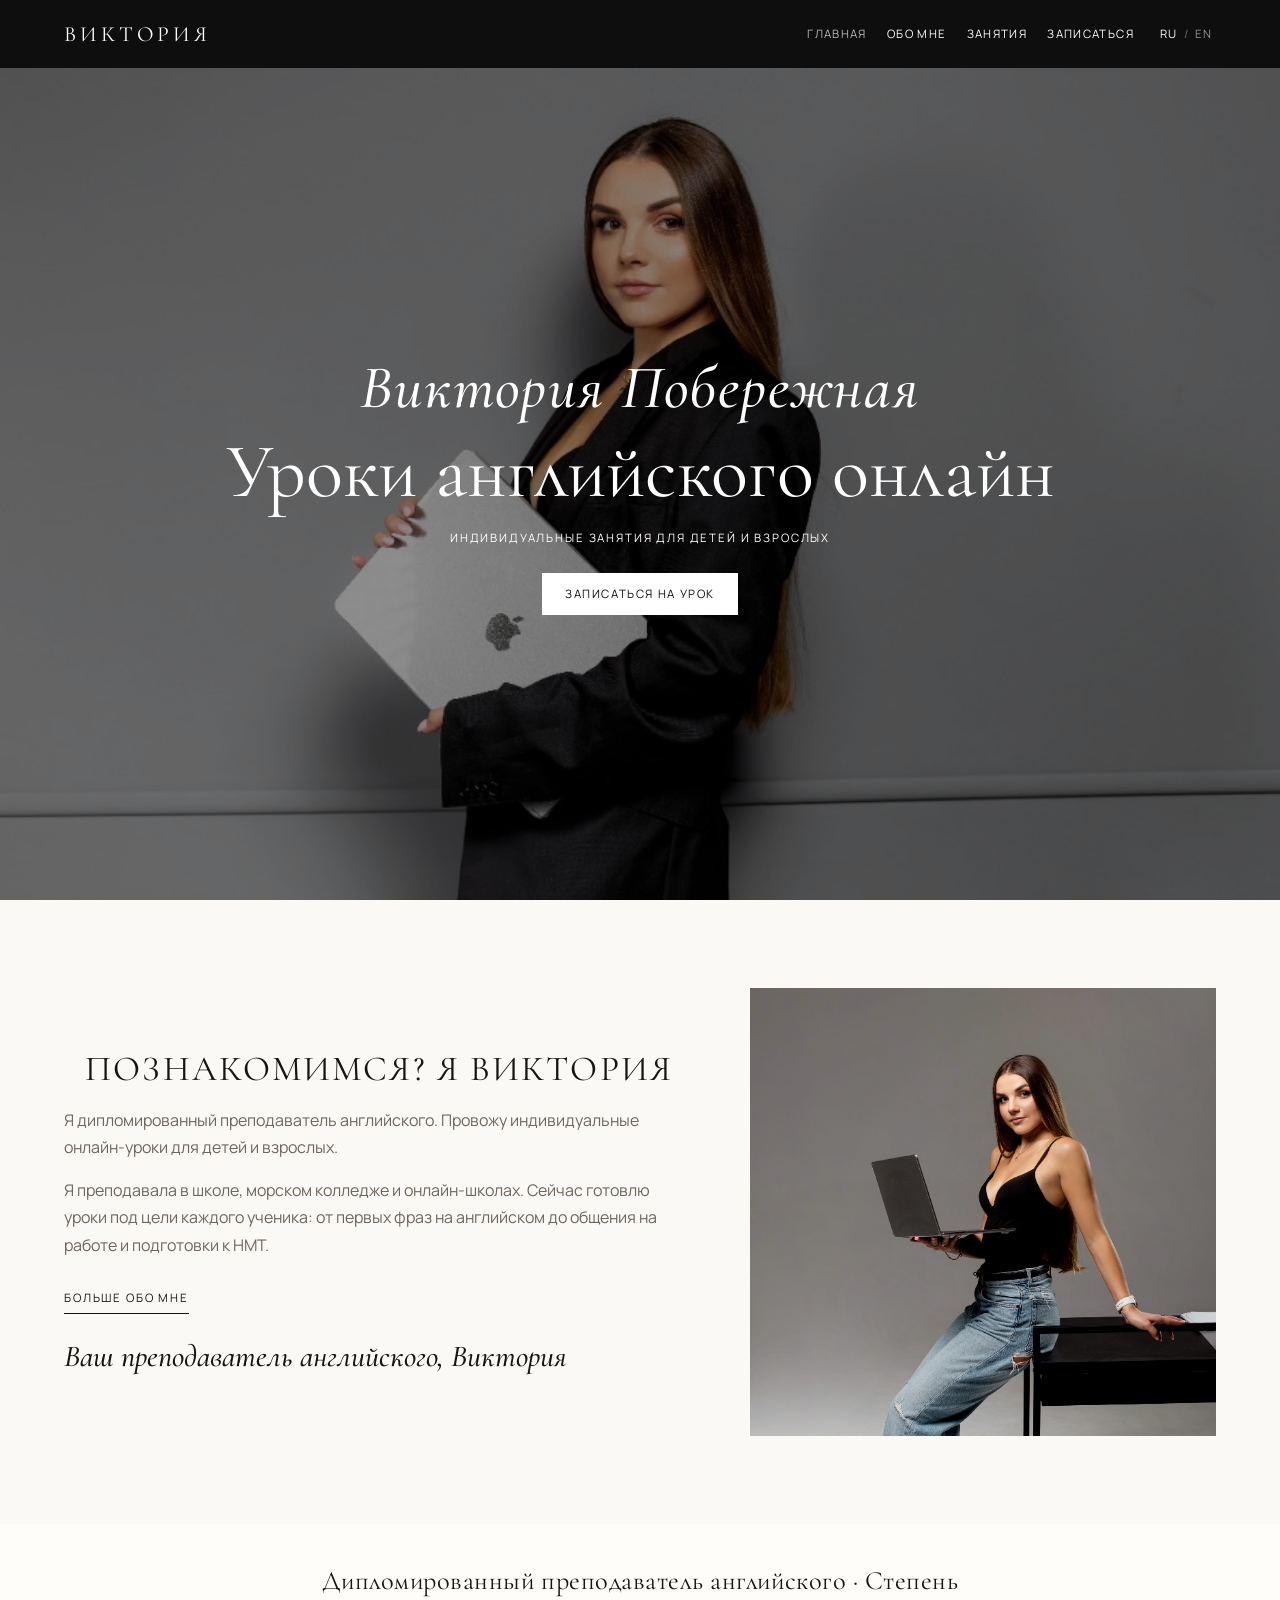
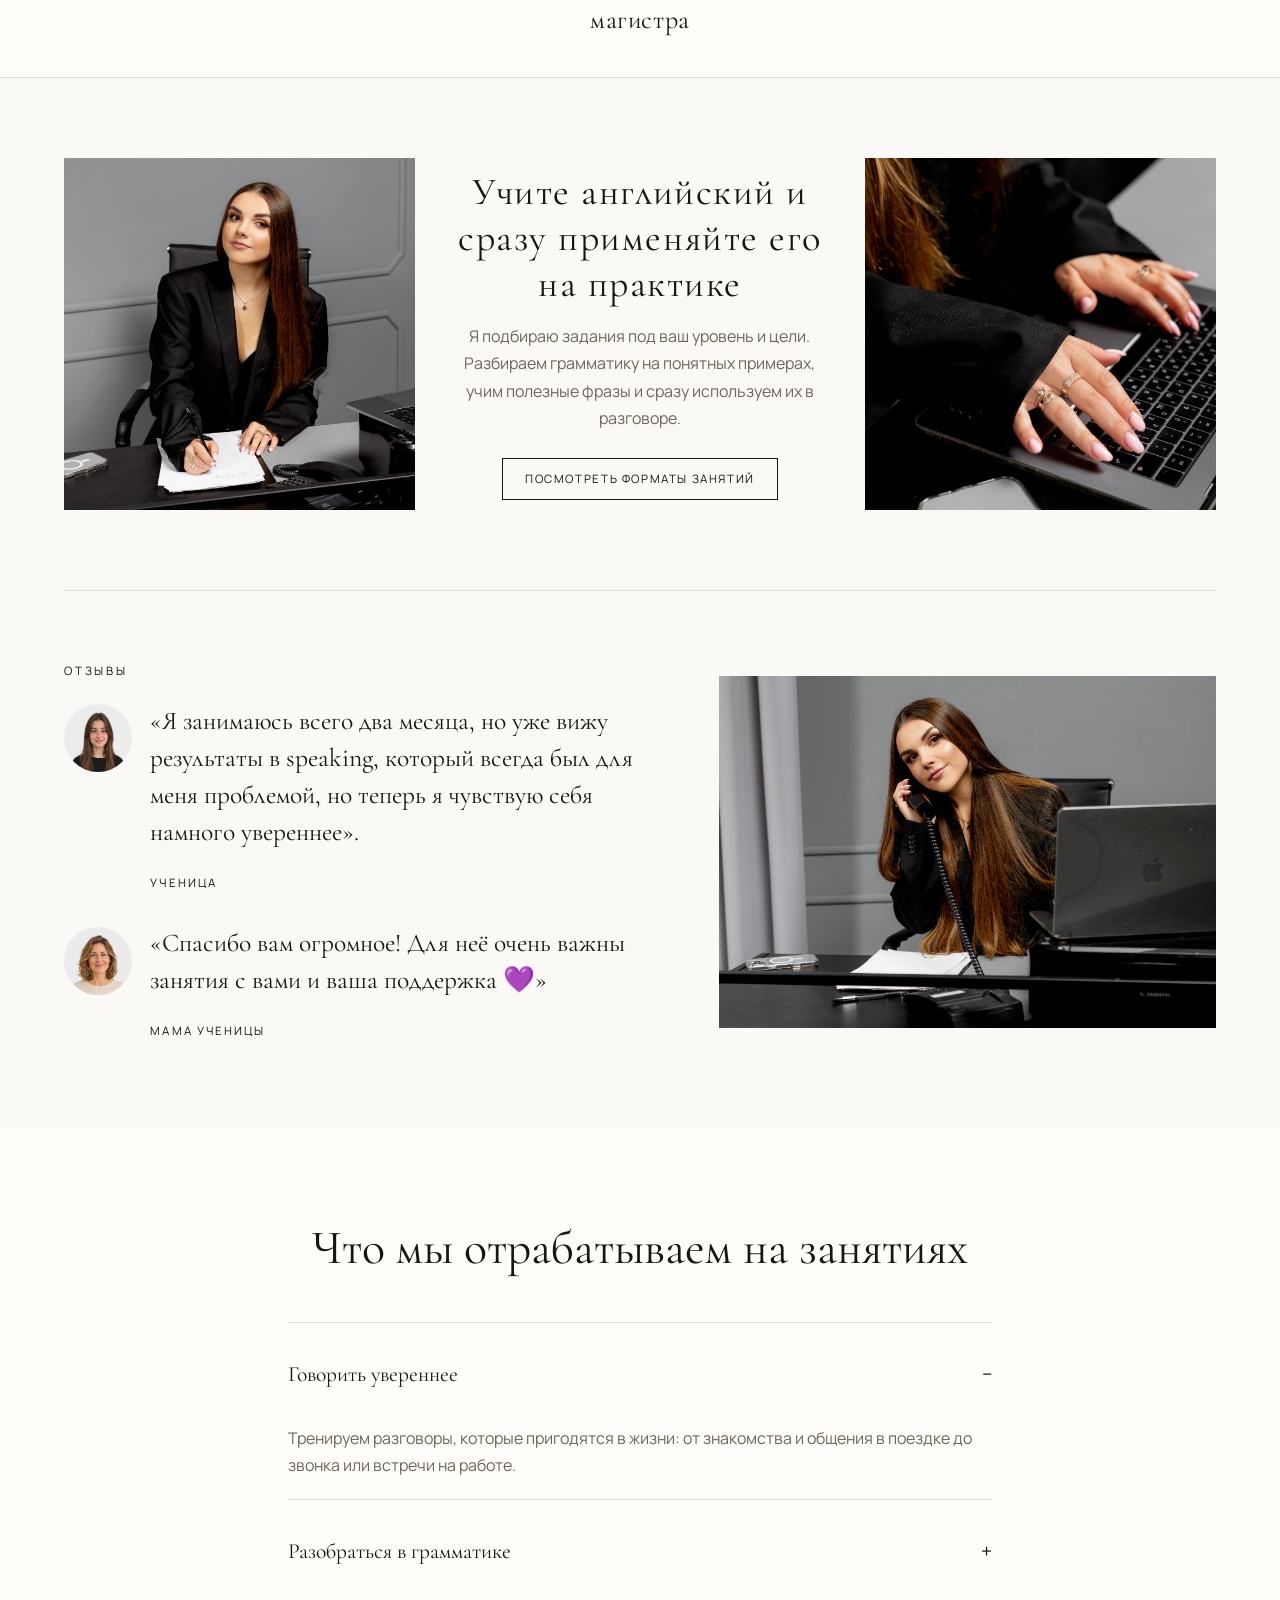
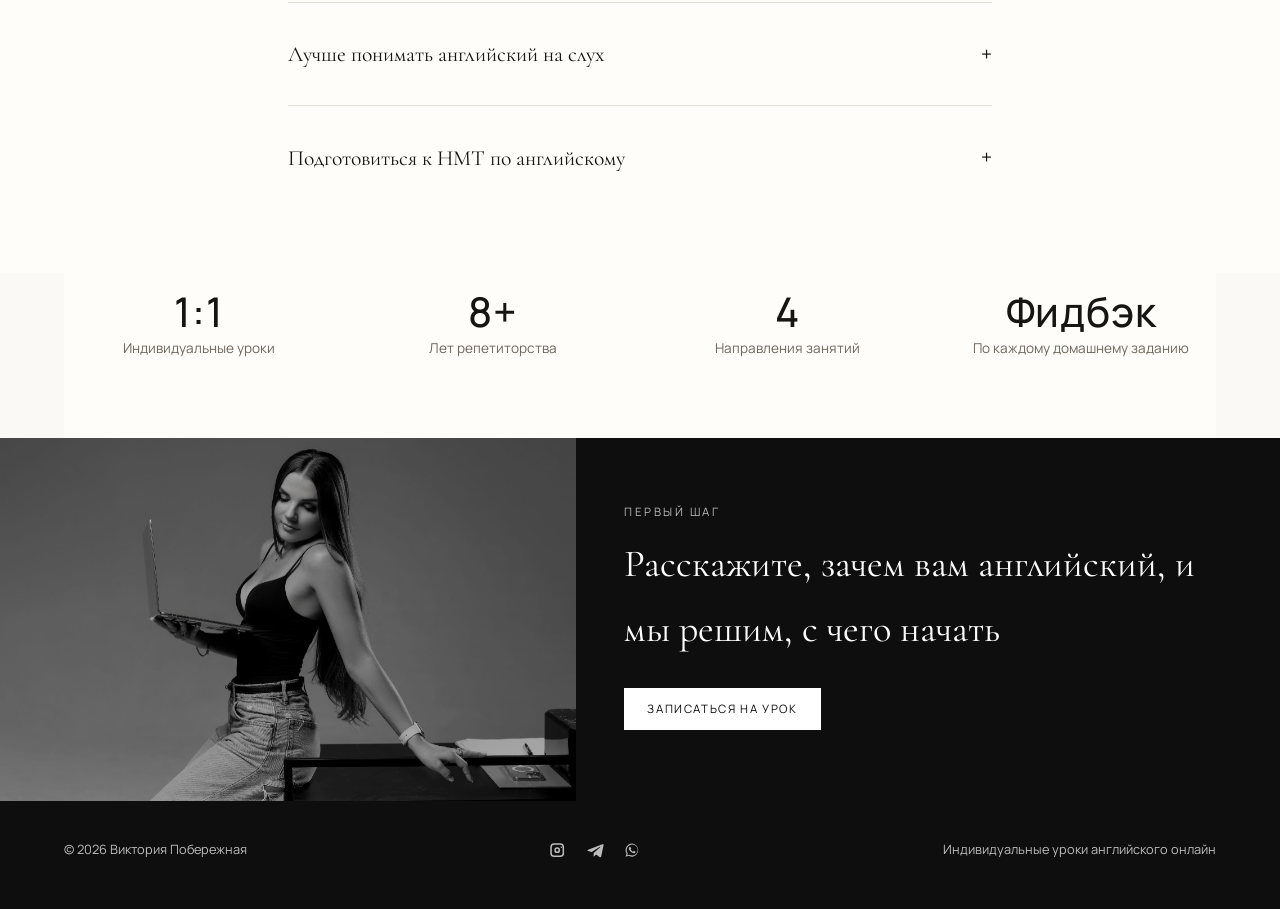
<file: index.html>
<!DOCTYPE html>
<html lang="ru">
  <head>
    <meta charset="UTF-8" />
    <meta name="viewport" content="width=device-width, initial-scale=1" />
    <title data-i18n="meta.home.title">Виктория Побережная | Уроки английского онлайн</title>
    <meta
      name="description"
      data-i18n-content="meta.home.description"
      content="Индивидуальные онлайн-уроки английского для детей и взрослых с Викторией Побережной."
    />
    <link rel="preconnect" href="https://fonts.googleapis.com" />
    <link rel="preconnect" href="https://fonts.gstatic.com" crossorigin />
    <link
      href="https://fonts.googleapis.com/css2?family=Cormorant+Garamond:ital,wght@0,400;0,500;0,600;1,400;1,500&family=Manrope:wght@300;400;500&display=swap"
      rel="stylesheet"
    />
    <link rel="stylesheet" href="css/styles.css" />
    <link rel="icon" href="favicon.png" type="image/png" />
    <link rel="apple-touch-icon" href="apple-touch-icon.png" />
  </head>
  <body>
    <script>
      try {
        if (sessionStorage.getItem("viktoria-intro")) {
          document.documentElement.classList.add("intro-seen");
        } else {
          sessionStorage.setItem("viktoria-intro", "1");
        }
      } catch (error) {
        /* storage can be unavailable */
      }
    </script>
    <div class="load-screen" aria-hidden="true">
      <p class="load-screen-name" data-i18n="logo">Виктория</p>
    </div>
    <header class="site-header">
      <div class="header-inner">
        <a class="logo" href="index.html" data-i18n="logo">Виктория</a>
        <div class="header-end">
          <nav class="site-nav" aria-label="Основное меню" data-i18n-aria="nav.label">
            <a href="index.html" aria-current="page" data-i18n="nav.home">Главная</a>
            <a href="about.html" data-i18n="nav.about">Обо мне</a>
            <a href="services.html" data-i18n="nav.lessons">Занятия</a>
            <a href="inquire.html" data-i18n="nav.book">Записаться</a>
          </nav>
          <div class="lang-switch" role="group" aria-label="Язык" data-i18n-aria="lang.label">
            <button type="button" data-set-lang="ru" data-i18n-aria="lang.ru" aria-label="Русский" aria-pressed="true">
              RU
            </button>
            <span aria-hidden="true">/</span>
            <button type="button" data-set-lang="en" data-i18n-aria="lang.en" aria-label="English" aria-pressed="false">
              EN
            </button>
          </div>
          <button class="nav-toggle" type="button" aria-expanded="false" aria-label="Открыть меню" data-i18n-aria="nav.open">
            <span></span>
          </button>
        </div>
      </div>
    </header>

    <main>
      <section class="hero">
        <img
          src="images/holding-laptop.jpg"
          alt="Виктория с ноутбуком, в чёрном пиджаке"
          data-i18n-alt="alt.hero"
        />
        <div class="hero-copy">
          <p class="script" data-i18n="home.hero.name">Виктория Побережная</p>
          <h1 data-i18n="home.hero.title">Уроки английского онлайн</h1>
          <p class="kicker" data-i18n="home.hero.kicker">Индивидуальные занятия для детей и взрослых</p>
          <a class="btn btn-light" href="inquire.html" data-i18n="cta.book">Записаться на урок</a>
        </div>
      </section>

      <section class="wrap meet">
        <div>
          <h2 data-i18n="home.meet.title">Познакомимся? Я Виктория</h2>
          <p data-i18n="home.meet.p1">
            Я дипломированный преподаватель английского. Провожу индивидуальные онлайн-уроки для детей и взрослых.
          </p>
          <p data-i18n="home.meet.p2">
            Я преподавала в школе, морском колледже и онлайн-школах. Сейчас готовлю уроки под цели каждого ученика: от первых фраз на английском до общения на работе и подготовки к НМТ.
          </p>
          <div class="link-stack">
            <a href="about.html" data-i18n="home.meet.more">Больше обо мне</a>
          </div>
          <p class="signature" data-i18n="home.signature">Ваш преподаватель английского, Виктория</p>
        </div>
        <img
          class="obj-meet"
          src="images/with-laptop.jpg"
          alt="Виктория с ноутбуком смотрит в камеру"
          data-i18n-alt="alt.meet"
        />
      </section>

      <section class="press">
        <div class="wrap">
          <p class="credentials" data-i18n="home.credentials">
            Дипломированный преподаватель английского · Степень магистра
          </p>
        </div>
      </section>

      <section class="wrap intro">
        <img
          class="obj-notes"
          src="images/desk-notes.jpg"
          alt="Виктория делает заметки за столом"
          data-i18n-alt="alt.notes"
        />
        <div class="intro-copy">
          <h2 data-i18n="home.intro.title">Учите английский и сразу применяйте его на практике</h2>
          <p data-i18n="home.intro.body">
            Я подбираю задания под ваш уровень и цели. Разбираем грамматику на понятных примерах, учим полезные фразы и сразу используем их в разговоре.
          </p>
          <a class="btn btn-dark" href="services.html" data-i18n="home.intro.cta">Посмотреть форматы занятий</a>
        </div>
        <img
          class="obj-keys"
          src="images/hands-typing.jpg"
          alt="Руки с бледно-розовым маникюром печатают на ноутбуке"
          data-i18n-alt="alt.hands"
        />
      </section>

      <section class="wrap reviews">
        <div>
          <h2 class="label" data-i18n="home.reviews.label">Отзывы</h2>
          <blockquote>
            <img class="review-avatar" src="images/review-student.jpg" alt="" />
            <div>
              <p data-i18n="home.reviews.q1">
                «Я занимаюсь всего два месяца, но уже вижу результаты в speaking, который всегда был для меня проблемой, но теперь я чувствую себя намного увереннее».
              </p>
              <cite data-i18n="home.reviews.a1">Ученица</cite>
            </div>
          </blockquote>
          <blockquote>
            <img class="review-avatar" src="images/review-mum.jpg" alt="" />
            <div>
              <p data-i18n="home.reviews.q2">
                «Спасибо вам огромное! Для неё очень важны занятия с вами и ваша поддержка 💜»
              </p>
              <cite data-i18n="home.reviews.a2">Мама ученицы</cite>
            </div>
          </blockquote>
        </div>
        <img
          class="obj-call"
          src="images/on-a-call.jpg"
          alt="Виктория разговаривает по телефону рядом с ноутбуком"
          data-i18n-alt="alt.call"
        />
      </section>

      <section class="solutions">
        <div class="wrap">
          <h2 data-i18n="home.solutions.title">Что мы отрабатываем на занятиях</h2>
          <div class="accordion">
            <article class="accordion-item is-open">
              <h3>
                <button type="button" aria-expanded="true">
                  <span data-i18n="home.acc1.title">Говорить увереннее</span><span>−</span>
                </button>
              </h3>
              <div class="accordion-panel" data-i18n="home.acc1.body">
                Тренируем разговоры, которые пригодятся в жизни: от знакомства и общения в поездке до звонка или встречи на работе.
              </div>
            </article>
            <article class="accordion-item">
              <h3>
                <button type="button" aria-expanded="false">
                  <span data-i18n="home.acc2.title">Разобраться в грамматике</span><span>+</span>
                </button>
              </h3>
              <div class="accordion-panel" data-i18n="home.acc2.body">
                Разбираем сложные темы на понятных примерах и сразу пробуем использовать новые конструкции в своих фразах.
              </div>
            </article>
            <article class="accordion-item">
              <h3>
                <button type="button" aria-expanded="false">
                  <span data-i18n="home.acc3.title">Лучше понимать английский на слух</span><span>+</span>
                </button>
              </h3>
              <div class="accordion-panel" data-i18n="home.acc3.body">
                Смотрим короткие фрагменты любимых сериалов, фильмов или мультфильмов. Разбираем фразы на слух и обсуждаем, что услышали.
              </div>
            </article>
            <article class="accordion-item">
              <h3>
                <button type="button" aria-expanded="false">
                  <span data-i18n="home.acc4.title">Подготовиться к НМТ по английскому</span><span>+</span>
                </button>
              </h3>
              <div class="accordion-panel" data-i18n="home.acc4.body">
                Знакомимся с форматом теста, решаем задания и разбираем ошибки, чтобы понять, что ещё нужно подтянуть.
              </div>
            </article>
          </div>
        </div>
      </section>

      <section class="stats wrap">
        <div>
          <strong>1:1</strong>
          <span data-i18n="home.stat1">Индивидуальные уроки</span>
        </div>
        <div>
          <strong>8+</strong>
          <span data-i18n="home.stat2">Лет репетиторства</span>
        </div>
        <div>
          <strong>4</strong>
          <span data-i18n="home.stat3">Направления занятий</span>
        </div>
        <div>
          <strong data-i18n="home.stat4.value">Фидбэк</strong>
          <span data-i18n="home.stat4">По каждому домашнему заданию</span>
        </div>
      </section>

      <section class="gameplan">
        <img
          class="obj-bw"
          src="images/laptop-bw.jpg"
          alt="Виктория смотрит на ноутбук, чёрно-белое фото"
          data-i18n-alt="alt.bw"
        />
        <div class="gameplan-copy">
          <p data-i18n="home.banner.label">Первый шаг</p>
          <h2 data-i18n="home.banner.title">Расскажите, зачем вам английский, и мы решим, с чего начать</h2>
          <a class="btn btn-light" href="inquire.html" data-i18n="cta.book">Записаться на урок</a>
        </div>
      </section>
    </main>

    <footer class="site-footer">
      <div class="wrap">
        <p>© <span data-year></span> <span data-i18n="footer.name">Виктория Побережная</span></p>
        <nav class="socials" aria-label="Соцсети" data-i18n-aria="social.label">
          <a href="#" aria-label="Instagram" data-i18n-aria="social.instagram">
            <svg viewBox="0 0 24 24" aria-hidden="true">
              <path d="M8 3h8a5 5 0 0 1 5 5v8a5 5 0 0 1-5 5H8a5 5 0 0 1-5-5V8a5 5 0 0 1 5-5zm8 2H8a3 3 0 0 0-3 3v8a3 3 0 0 0 3 3h8a3 3 0 0 0 3-3V8a3 3 0 0 0-3-3zm-4 3.2A3.8 3.8 0 1 1 8.2 12 3.8 3.8 0 0 1 12 8.2zm0 2A1.8 1.8 0 1 0 13.8 12 1.8 1.8 0 0 0 12 10.2zM17.4 7.1a1 1 0 1 1-1 1 1 1 0 0 1 1-1z" />
            </svg>
          </a>
          <a href="https://t.me/viktoriia_english1" target="_blank" rel="noopener noreferrer" aria-label="Telegram" data-i18n-aria="social.telegram">
            <svg viewBox="0 0 24 24" aria-hidden="true">
              <path d="M21.2 4.4 2.9 11.5c-1.2.5-1.2 1.1-.2 1.4l4.7 1.5 10.8-6.8c.5-.3 1-.1.6.2l-8.7 7.9-.3 4.6c.5 0 .7-.2 1-.5l2.4-2.3 4.9 3.6c.9.5 1.5.2 1.7-.8l3.1-14.6c.3-1.3-.5-1.9-1.5-1.3z" />
            </svg>
          </a>
          <a href="#" aria-label="WhatsApp" data-i18n-aria="social.whatsapp">
            <svg viewBox="0 0 24 24" aria-hidden="true">
              <path d="M12.1 3.2A8.7 8.7 0 0 0 4.6 16.3L3.4 20.6l4.4-1.2a8.7 8.7 0 0 0 4.3 1.1 8.7 8.7 0 0 0 0-17.3zm0 15.8a7.2 7.2 0 0 1-3.7-1l-.3-.2-2.6.7.7-2.5-.2-.3a7.2 7.2 0 1 1 6.1 3.3zm4-5.4c-.2-.1-1.3-.6-1.5-.7s-.3-.1-.5.1-.5.7-.7.8-.2.2-.4.1a5.9 5.9 0 0 1-1.7-1.1 6.5 6.5 0 0 1-1.2-1.5c-.1-.2 0-.3.1-.4l.3-.4.1-.2a.4.4 0 0 0 0-.4c0-.1-.5-1.2-.7-1.6s-.3-.4-.5-.4h-.4a.8.8 0 0 0-.6.3 2.4 2.4 0 0 0-.8 1.8 4.2 4.2 0 0 0 .9 2.2 9.6 9.6 0 0 0 3.6 3.2 4 4 0 0 0 2.5.6 2.1 2.1 0 0 0 1.4-.8 1.7 1.7 0 0 0 .1-1c-.1-.1-.2-.1-.4-.2z" />
            </svg>
          </a>
        </nav>
        <p data-i18n="footer.tagline">Индивидуальные уроки английского онлайн</p>
      </div>
    </footer>
    <script src="js/i18n.js"></script>
    <script src="js/main.js"></script>
  </body>
</html>
</file>
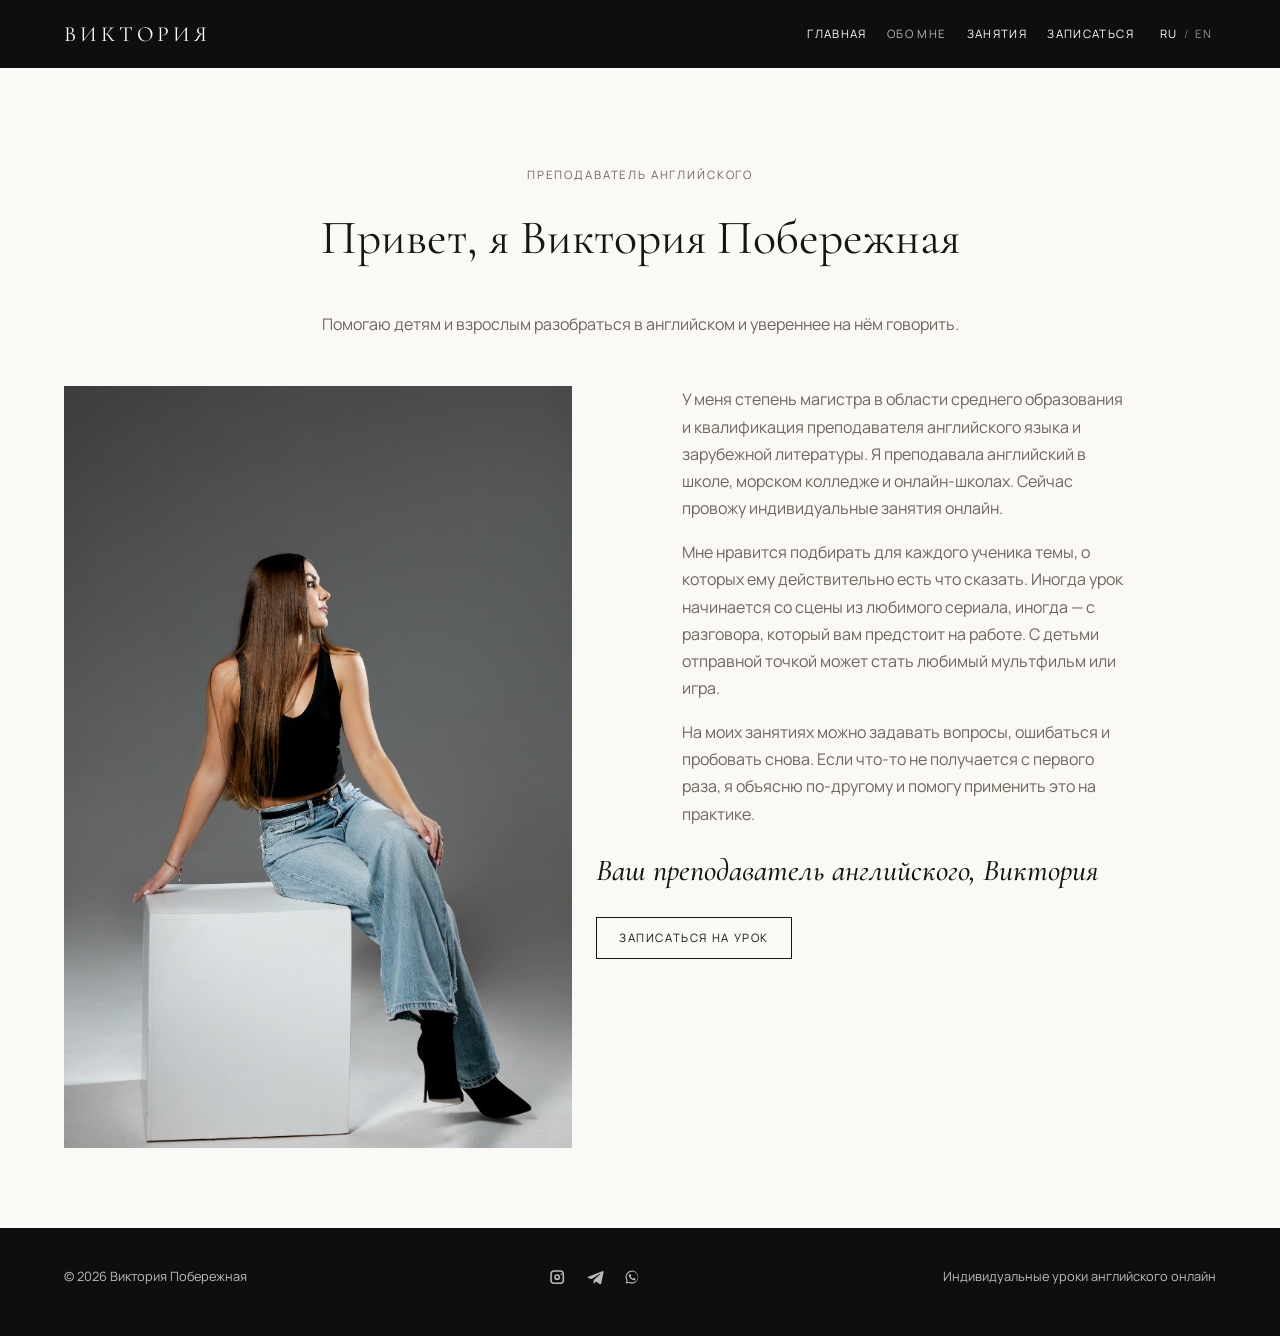
<file: about.html>
<!DOCTYPE html>
<html lang="ru">
  <head>
    <meta charset="UTF-8" />
    <meta name="viewport" content="width=device-width, initial-scale=1" />
    <title data-i18n="meta.about.title">Обо мне | Виктория Побережная</title>
    <link rel="preconnect" href="https://fonts.googleapis.com" />
    <link rel="preconnect" href="https://fonts.gstatic.com" crossorigin />
    <link
      href="https://fonts.googleapis.com/css2?family=Cormorant+Garamond:ital,wght@0,400;0,500;0,600;1,400;1,500&family=Manrope:wght@300;400;500&display=swap"
      rel="stylesheet"
    />
    <link rel="stylesheet" href="css/styles.css" />
    <link rel="icon" href="favicon.png" type="image/png" />
    <link rel="apple-touch-icon" href="apple-touch-icon.png" />
  </head>
  <body>
    <script>
      try {
        if (sessionStorage.getItem("viktoria-intro")) {
          document.documentElement.classList.add("intro-seen");
        } else {
          sessionStorage.setItem("viktoria-intro", "1");
        }
      } catch (error) {
        /* storage can be unavailable */
      }
    </script>
    <div class="load-screen" aria-hidden="true">
      <p class="load-screen-name" data-i18n="logo">Виктория</p>
    </div>
    <header class="site-header">
      <div class="header-inner">
        <a class="logo" href="index.html" data-i18n="logo">Виктория</a>
        <div class="header-end">
          <nav class="site-nav" aria-label="Основное меню" data-i18n-aria="nav.label">
            <a href="index.html" data-i18n="nav.home">Главная</a>
            <a href="about.html" aria-current="page" data-i18n="nav.about">Обо мне</a>
            <a href="services.html" data-i18n="nav.lessons">Занятия</a>
            <a href="inquire.html" data-i18n="nav.book">Записаться</a>
          </nav>
          <div class="lang-switch" role="group" aria-label="Язык" data-i18n-aria="lang.label">
            <button type="button" data-set-lang="ru" data-i18n-aria="lang.ru" aria-label="Русский" aria-pressed="true">
              RU
            </button>
            <span aria-hidden="true">/</span>
            <button type="button" data-set-lang="en" data-i18n-aria="lang.en" aria-label="English" aria-pressed="false">
              EN
            </button>
          </div>
          <button class="nav-toggle" type="button" aria-expanded="false" aria-label="Открыть меню" data-i18n-aria="nav.open">
            <span></span>
          </button>
        </div>
      </div>
    </header>

    <main>
      <section class="page-hero wrap">
        <p class="kicker" data-i18n="about.kicker">Преподаватель английского</p>
        <h1 data-i18n="about.h1">Привет, я Виктория Побережная</h1>
        <p data-i18n="about.lead">Помогаю детям и взрослым разобраться в английском и увереннее на нём говорить.</p>
      </section>

      <section class="wrap about-grid">
        <img
          class="obj-profile"
          src="images/seated-profile.jpg"
          alt="Портрет Виктории в профиль"
          data-i18n-alt="alt.about"
        />
        <div>
          <p class="body-copy" data-i18n="about.p1">
            У меня степень магистра в области среднего образования и квалификация преподавателя английского языка и зарубежной литературы. Я преподавала английский в школе, морском колледже и онлайн-школах. Сейчас провожу индивидуальные занятия онлайн.
          </p>
          <p class="body-copy" data-i18n="about.p2">
            Мне нравится подбирать для каждого ученика темы, о которых ему действительно есть что сказать. Иногда урок начинается со сцены из любимого сериала, иногда — с разговора, который вам предстоит на работе. С детьми отправной точкой может стать любимый мультфильм или игра.
          </p>
          <p class="body-copy" data-i18n="about.p3">
            На моих занятиях можно задавать вопросы, ошибаться и пробовать снова. Если что-то не получается с первого раза, я объясню по-другому и помогу применить это на практике.
          </p>
          <p class="signature" data-i18n="home.signature">Ваш преподаватель английского, Виктория</p>
          <a class="btn btn-dark" href="inquire.html" data-i18n="cta.book">Записаться на урок</a>
        </div>
      </section>
    </main>

    <footer class="site-footer">
      <div class="wrap">
        <p>© <span data-year></span> <span data-i18n="footer.name">Виктория Побережная</span></p>
        <nav class="socials" aria-label="Соцсети" data-i18n-aria="social.label">
          <a href="#" aria-label="Instagram" data-i18n-aria="social.instagram">
            <svg viewBox="0 0 24 24" aria-hidden="true">
              <path d="M8 3h8a5 5 0 0 1 5 5v8a5 5 0 0 1-5 5H8a5 5 0 0 1-5-5V8a5 5 0 0 1 5-5zm8 2H8a3 3 0 0 0-3 3v8a3 3 0 0 0 3 3h8a3 3 0 0 0 3-3V8a3 3 0 0 0-3-3zm-4 3.2A3.8 3.8 0 1 1 8.2 12 3.8 3.8 0 0 1 12 8.2zm0 2A1.8 1.8 0 1 0 13.8 12 1.8 1.8 0 0 0 12 10.2zM17.4 7.1a1 1 0 1 1-1 1 1 1 0 0 1 1-1z" />
            </svg>
          </a>
          <a href="https://t.me/viktoriia_english1" target="_blank" rel="noopener noreferrer" aria-label="Telegram" data-i18n-aria="social.telegram">
            <svg viewBox="0 0 24 24" aria-hidden="true">
              <path d="M21.2 4.4 2.9 11.5c-1.2.5-1.2 1.1-.2 1.4l4.7 1.5 10.8-6.8c.5-.3 1-.1.6.2l-8.7 7.9-.3 4.6c.5 0 .7-.2 1-.5l2.4-2.3 4.9 3.6c.9.5 1.5.2 1.7-.8l3.1-14.6c.3-1.3-.5-1.9-1.5-1.3z" />
            </svg>
          </a>
          <a href="#" aria-label="WhatsApp" data-i18n-aria="social.whatsapp">
            <svg viewBox="0 0 24 24" aria-hidden="true">
              <path d="M12.1 3.2A8.7 8.7 0 0 0 4.6 16.3L3.4 20.6l4.4-1.2a8.7 8.7 0 0 0 4.3 1.1 8.7 8.7 0 0 0 0-17.3zm0 15.8a7.2 7.2 0 0 1-3.7-1l-.3-.2-2.6.7.7-2.5-.2-.3a7.2 7.2 0 1 1 6.1 3.3zm4-5.4c-.2-.1-1.3-.6-1.5-.7s-.3-.1-.5.1-.5.7-.7.8-.2.2-.4.1a5.9 5.9 0 0 1-1.7-1.1 6.5 6.5 0 0 1-1.2-1.5c-.1-.2 0-.3.1-.4l.3-.4.1-.2a.4.4 0 0 0 0-.4c0-.1-.5-1.2-.7-1.6s-.3-.4-.5-.4h-.4a.8.8 0 0 0-.6.3 2.4 2.4 0 0 0-.8 1.8 4.2 4.2 0 0 0 .9 2.2 9.6 9.6 0 0 0 3.6 3.2 4 4 0 0 0 2.5.6 2.1 2.1 0 0 0 1.4-.8 1.7 1.7 0 0 0 .1-1c-.1-.1-.2-.1-.4-.2z" />
            </svg>
          </a>
        </nav>
        <p data-i18n="footer.tagline">Индивидуальные уроки английского онлайн</p>
      </div>
    </footer>
    <script src="js/i18n.js"></script>
    <script src="js/main.js"></script>
  </body>
</html>
</file>
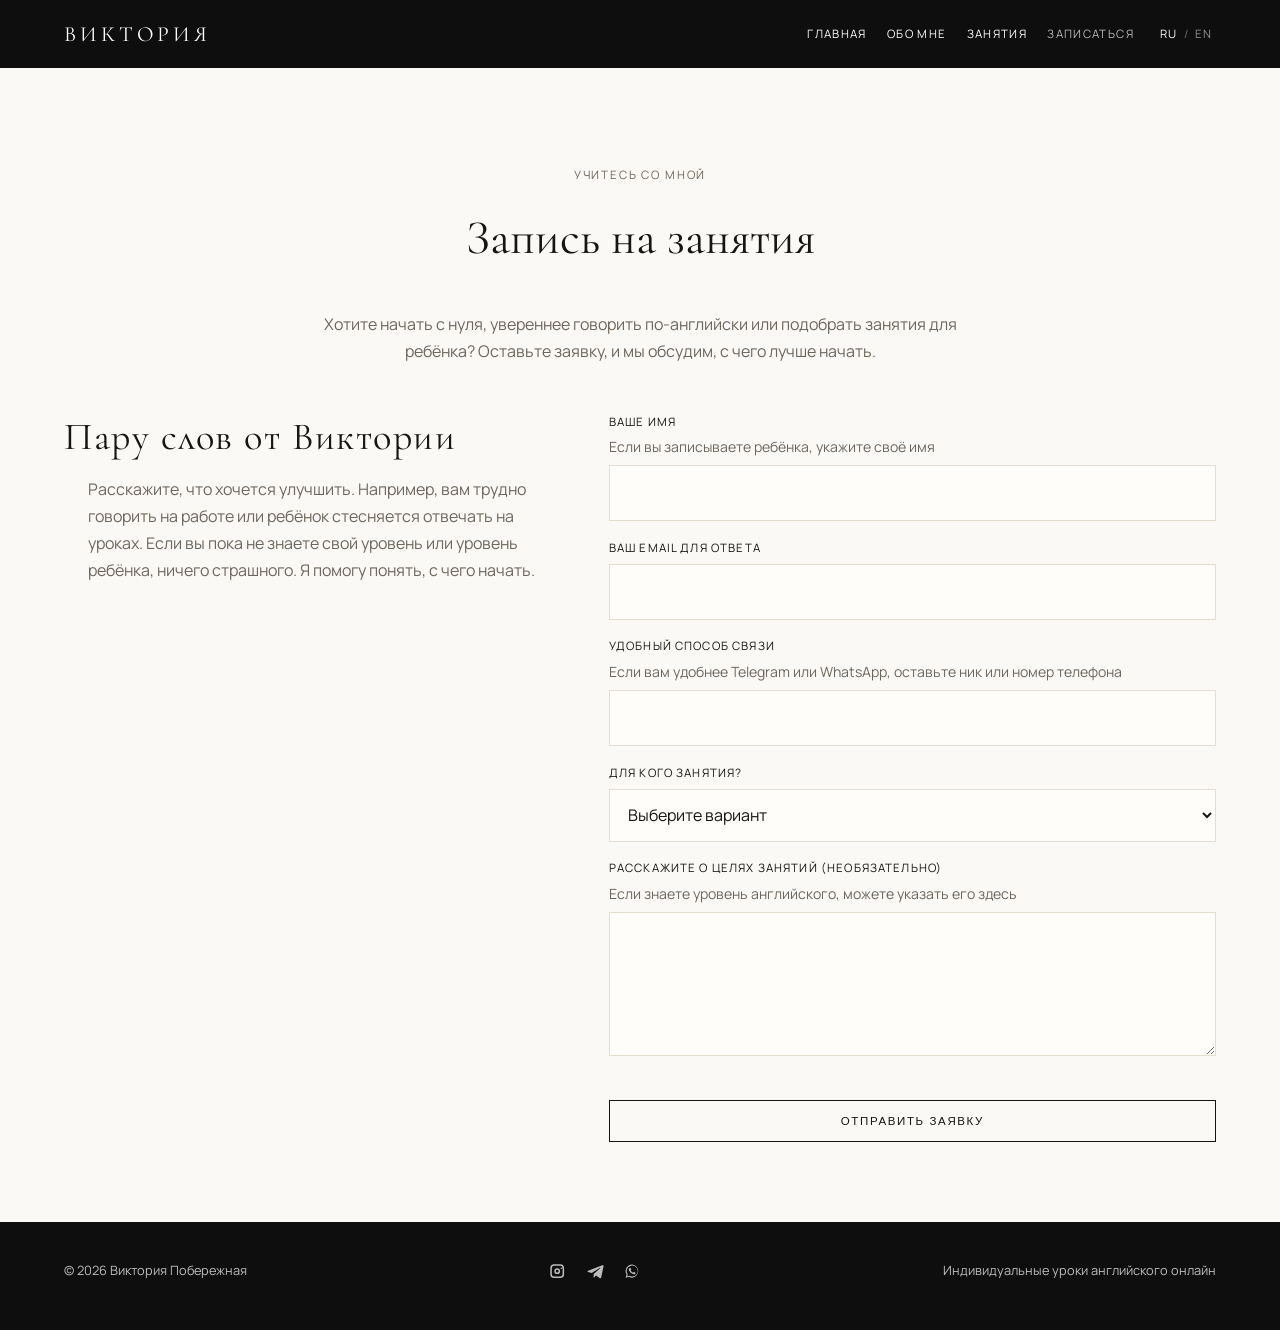
<file: inquire.html>
<!DOCTYPE html>
<html lang="ru">
  <head>
    <meta charset="UTF-8" />
    <meta name="viewport" content="width=device-width, initial-scale=1" />
    <title data-i18n="meta.inquire.title">Запись на занятия | Виктория Побережная</title>
    <link rel="preconnect" href="https://fonts.googleapis.com" />
    <link rel="preconnect" href="https://fonts.gstatic.com" crossorigin />
    <link
      href="https://fonts.googleapis.com/css2?family=Cormorant+Garamond:ital,wght@0,400;0,500;0,600;1,400;1,500&family=Manrope:wght@300;400;500&display=swap"
      rel="stylesheet"
    />
    <link rel="stylesheet" href="css/styles.css" />
    <link rel="icon" href="favicon.png" type="image/png" />
    <link rel="apple-touch-icon" href="apple-touch-icon.png" />
  </head>
  <body>
    <script>
      try {
        if (sessionStorage.getItem("viktoria-intro")) {
          document.documentElement.classList.add("intro-seen");
        } else {
          sessionStorage.setItem("viktoria-intro", "1");
        }
      } catch (error) {
        /* storage can be unavailable */
      }
    </script>
    <div class="load-screen" aria-hidden="true">
      <p class="load-screen-name" data-i18n="logo">Виктория</p>
    </div>
    <header class="site-header">
      <div class="header-inner">
        <a class="logo" href="index.html" data-i18n="logo">Виктория</a>
        <div class="header-end">
          <nav class="site-nav" aria-label="Основное меню" data-i18n-aria="nav.label">
            <a href="index.html" data-i18n="nav.home">Главная</a>
            <a href="about.html" data-i18n="nav.about">Обо мне</a>
            <a href="services.html" data-i18n="nav.lessons">Занятия</a>
            <a href="inquire.html" aria-current="page" data-i18n="nav.book">Записаться</a>
          </nav>
          <div class="lang-switch" role="group" aria-label="Язык" data-i18n-aria="lang.label">
            <button type="button" data-set-lang="ru" data-i18n-aria="lang.ru" aria-label="Русский" aria-pressed="true">
              RU
            </button>
            <span aria-hidden="true">/</span>
            <button type="button" data-set-lang="en" data-i18n-aria="lang.en" aria-label="English" aria-pressed="false">
              EN
            </button>
          </div>
          <button class="nav-toggle" type="button" aria-expanded="false" aria-label="Открыть меню" data-i18n-aria="nav.open">
            <span></span>
          </button>
        </div>
      </div>
    </header>

    <main>
      <section class="page-hero wrap">
        <p class="kicker" data-i18n="inquire.kicker">Учитесь со мной</p>
        <h1 data-i18n="inquire.h1">Запись на занятия</h1>
        <p data-i18n="inquire.lead">
          Хотите начать с нуля, увереннее говорить по-английски или подобрать занятия для ребёнка? Оставьте заявку, и мы обсудим, с чего лучше начать.
        </p>
      </section>

      <section class="wrap inquire-layout">
        <div>
          <h2 class="serif-title" data-i18n="inquire.noteTitle">Пару слов от Виктории</h2>
          <p class="body-copy" data-i18n="inquire.noteBody">
            Расскажите, что хочется улучшить. Например, вам трудно говорить на работе или ребёнок стесняется отвечать на уроках. Если вы пока не знаете свой уровень или уровень ребёнка, ничего страшного. Я помогу понять, с чего начать.
          </p>
        </div>
        <div>
          <p class="form-success" role="status">
            <span lang="ru">Спасибо! Заявка отправлена. Я свяжусь с вами, чтобы обсудить занятия.</span>
            <span lang="en">Thank you! Your enquiry has been sent. I’ll be in touch to discuss lessons.</span>
          </p>
          <form data-inquire>
            <div class="field">
              <label for="name" data-i18n="form.name">Ваше имя</label>
              <p class="field-hint" id="name-hint" data-i18n="form.nameHint">
                Если вы записываете ребёнка, укажите своё имя
              </p>
              <input id="name" name="name" autocomplete="name" required aria-describedby="name-hint" />
            </div>
            <div class="field">
              <label for="email" data-i18n="form.email">Ваш email для ответа</label>
              <input id="email" name="email" type="email" autocomplete="email" required />
            </div>
            <div class="field">
              <label for="contact" data-i18n="form.contact">Удобный способ связи</label>
              <p class="field-hint" id="contact-hint" data-i18n="form.contactHint">
                Если вам удобнее Telegram или WhatsApp, оставьте ник или номер телефона
              </p>
              <input id="contact" name="contact" aria-describedby="contact-hint" />
            </div>
            <div class="field">
              <label for="who" data-i18n="form.who">Для кого занятия?</label>
              <select id="who" name="who" required>
                <option value="" selected disabled data-i18n="form.whoPlaceholder">Выберите вариант</option>
                <option value="me" data-i18n="form.forMe">Для меня</option>
                <option value="child" data-i18n="form.forChild">Для моего ребёнка</option>
              </select>
            </div>
            <div class="field" data-child-field hidden>
              <label for="child-age" data-i18n="form.childAge">Возраст ребёнка</label>
              <input id="child-age" name="childAge" />
            </div>
            <div class="field">
              <label for="goals" data-i18n="form.goals">Расскажите о целях занятий (необязательно)</label>
              <p class="field-hint" id="goals-hint" data-i18n="form.goalsHint">
                Если знаете уровень английского, можете указать его здесь
              </p>
              <textarea id="goals" name="goals" aria-describedby="goals-hint"></textarea>
            </div>
            <div class="hp-field" aria-hidden="true">
              <label for="company">Company</label>
              <input id="company" name="_honey" tabindex="-1" autocomplete="off" />
            </div>
            <p class="form-error" role="alert" hidden>
              <span lang="ru">Не получилось отправить заявку. Попробуйте ещё раз или напишите на vikadovga38@gmail.com.</span>
              <span lang="en">The enquiry couldn’t be sent. Please try again, or email vikadovga38@gmail.com.</span>
            </p>
            <button class="btn btn-dark" type="submit" data-i18n="form.submit">Отправить заявку</button>
          </form>
        </div>
      </section>
    </main>

    <footer class="site-footer">
      <div class="wrap">
        <p>© <span data-year></span> <span data-i18n="footer.name">Виктория Побережная</span></p>
        <nav class="socials" aria-label="Соцсети" data-i18n-aria="social.label">
          <a href="#" aria-label="Instagram" data-i18n-aria="social.instagram">
            <svg viewBox="0 0 24 24" aria-hidden="true">
              <path d="M8 3h8a5 5 0 0 1 5 5v8a5 5 0 0 1-5 5H8a5 5 0 0 1-5-5V8a5 5 0 0 1 5-5zm8 2H8a3 3 0 0 0-3 3v8a3 3 0 0 0 3 3h8a3 3 0 0 0 3-3V8a3 3 0 0 0-3-3zm-4 3.2A3.8 3.8 0 1 1 8.2 12 3.8 3.8 0 0 1 12 8.2zm0 2A1.8 1.8 0 1 0 13.8 12 1.8 1.8 0 0 0 12 10.2zM17.4 7.1a1 1 0 1 1-1 1 1 1 0 0 1 1-1z" />
            </svg>
          </a>
          <a href="https://t.me/viktoriia_english1" target="_blank" rel="noopener noreferrer" aria-label="Telegram" data-i18n-aria="social.telegram">
            <svg viewBox="0 0 24 24" aria-hidden="true">
              <path d="M21.2 4.4 2.9 11.5c-1.2.5-1.2 1.1-.2 1.4l4.7 1.5 10.8-6.8c.5-.3 1-.1.6.2l-8.7 7.9-.3 4.6c.5 0 .7-.2 1-.5l2.4-2.3 4.9 3.6c.9.5 1.5.2 1.7-.8l3.1-14.6c.3-1.3-.5-1.9-1.5-1.3z" />
            </svg>
          </a>
          <a href="#" aria-label="WhatsApp" data-i18n-aria="social.whatsapp">
            <svg viewBox="0 0 24 24" aria-hidden="true">
              <path d="M12.1 3.2A8.7 8.7 0 0 0 4.6 16.3L3.4 20.6l4.4-1.2a8.7 8.7 0 0 0 4.3 1.1 8.7 8.7 0 0 0 0-17.3zm0 15.8a7.2 7.2 0 0 1-3.7-1l-.3-.2-2.6.7.7-2.5-.2-.3a7.2 7.2 0 1 1 6.1 3.3zm4-5.4c-.2-.1-1.3-.6-1.5-.7s-.3-.1-.5.1-.5.7-.7.8-.2.2-.4.1a5.9 5.9 0 0 1-1.7-1.1 6.5 6.5 0 0 1-1.2-1.5c-.1-.2 0-.3.1-.4l.3-.4.1-.2a.4.4 0 0 0 0-.4c0-.1-.5-1.2-.7-1.6s-.3-.4-.5-.4h-.4a.8.8 0 0 0-.6.3 2.4 2.4 0 0 0-.8 1.8 4.2 4.2 0 0 0 .9 2.2 9.6 9.6 0 0 0 3.6 3.2 4 4 0 0 0 2.5.6 2.1 2.1 0 0 0 1.4-.8 1.7 1.7 0 0 0 .1-1c-.1-.1-.2-.1-.4-.2z" />
            </svg>
          </a>
        </nav>
        <p data-i18n="footer.tagline">Индивидуальные уроки английского онлайн</p>
      </div>
    </footer>
    <script src="js/i18n.js"></script>
    <script src="js/main.js"></script>
  </body>
</html>
</file>
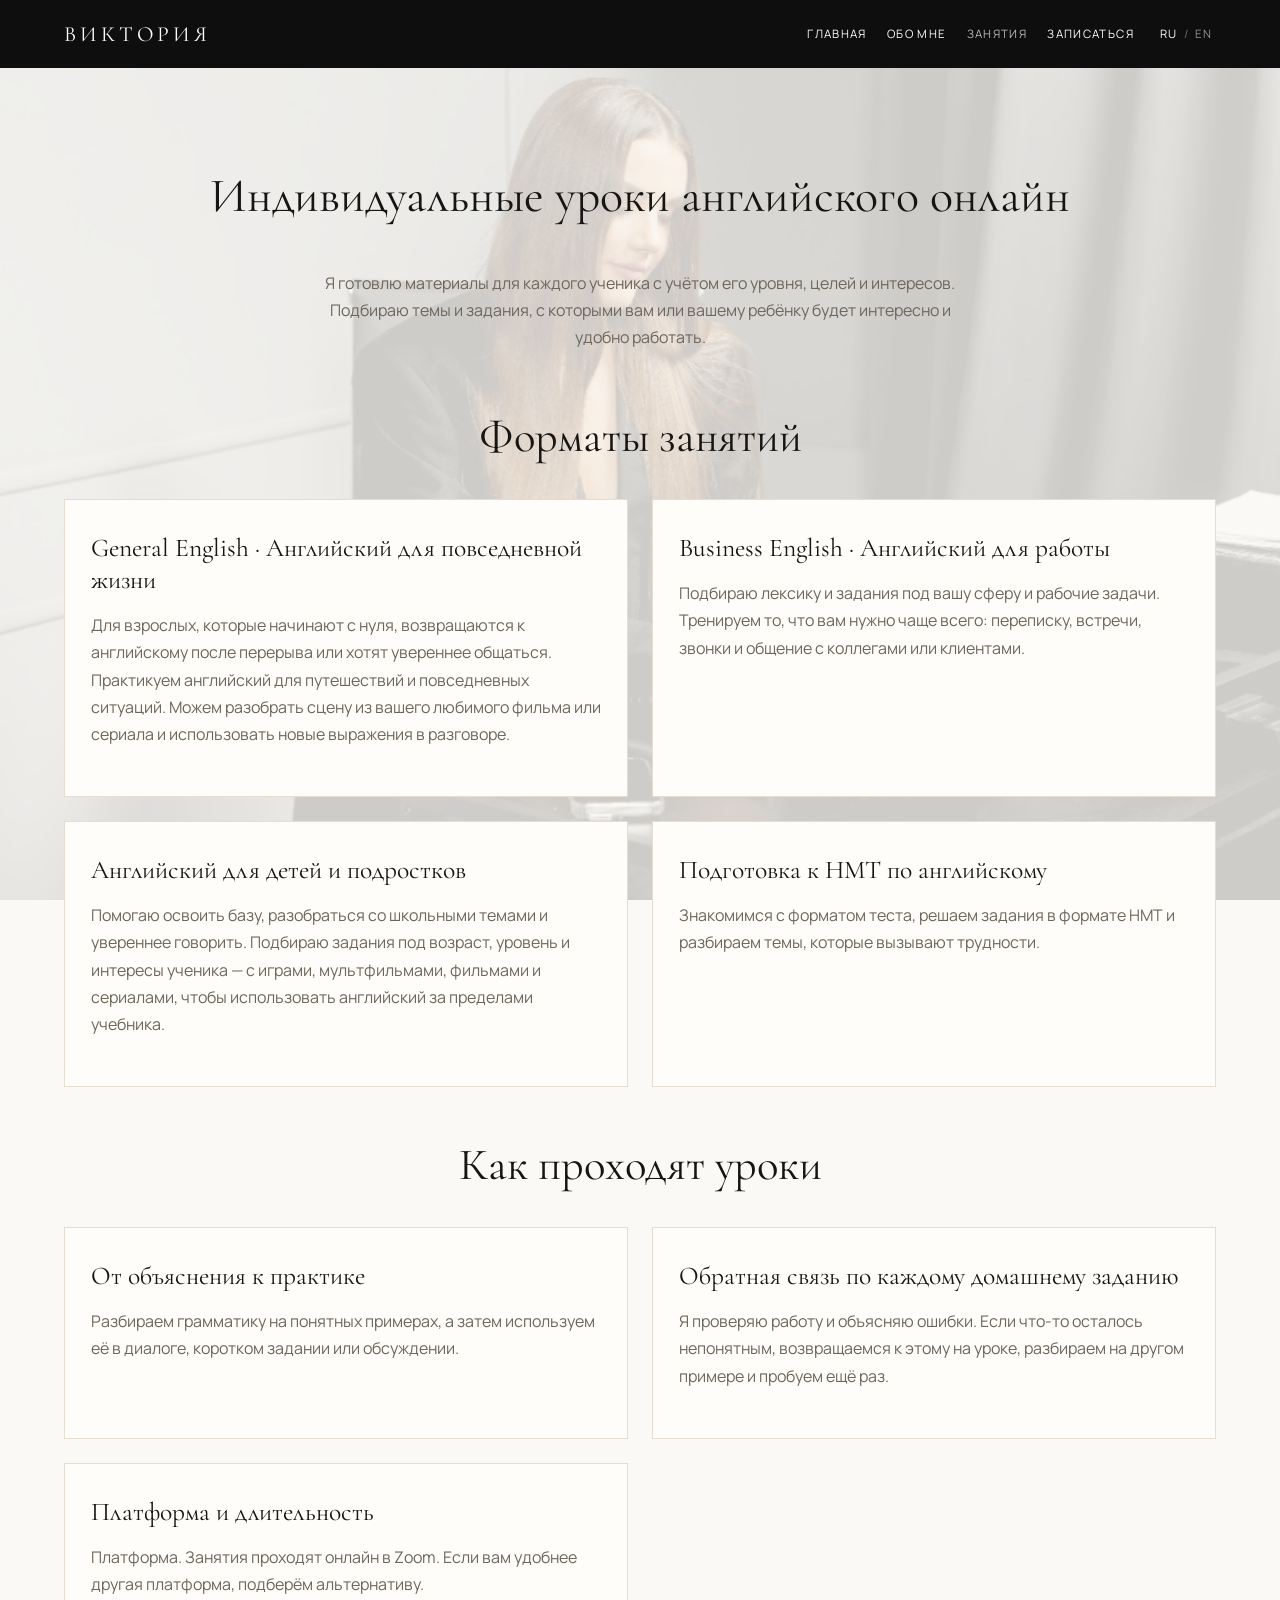
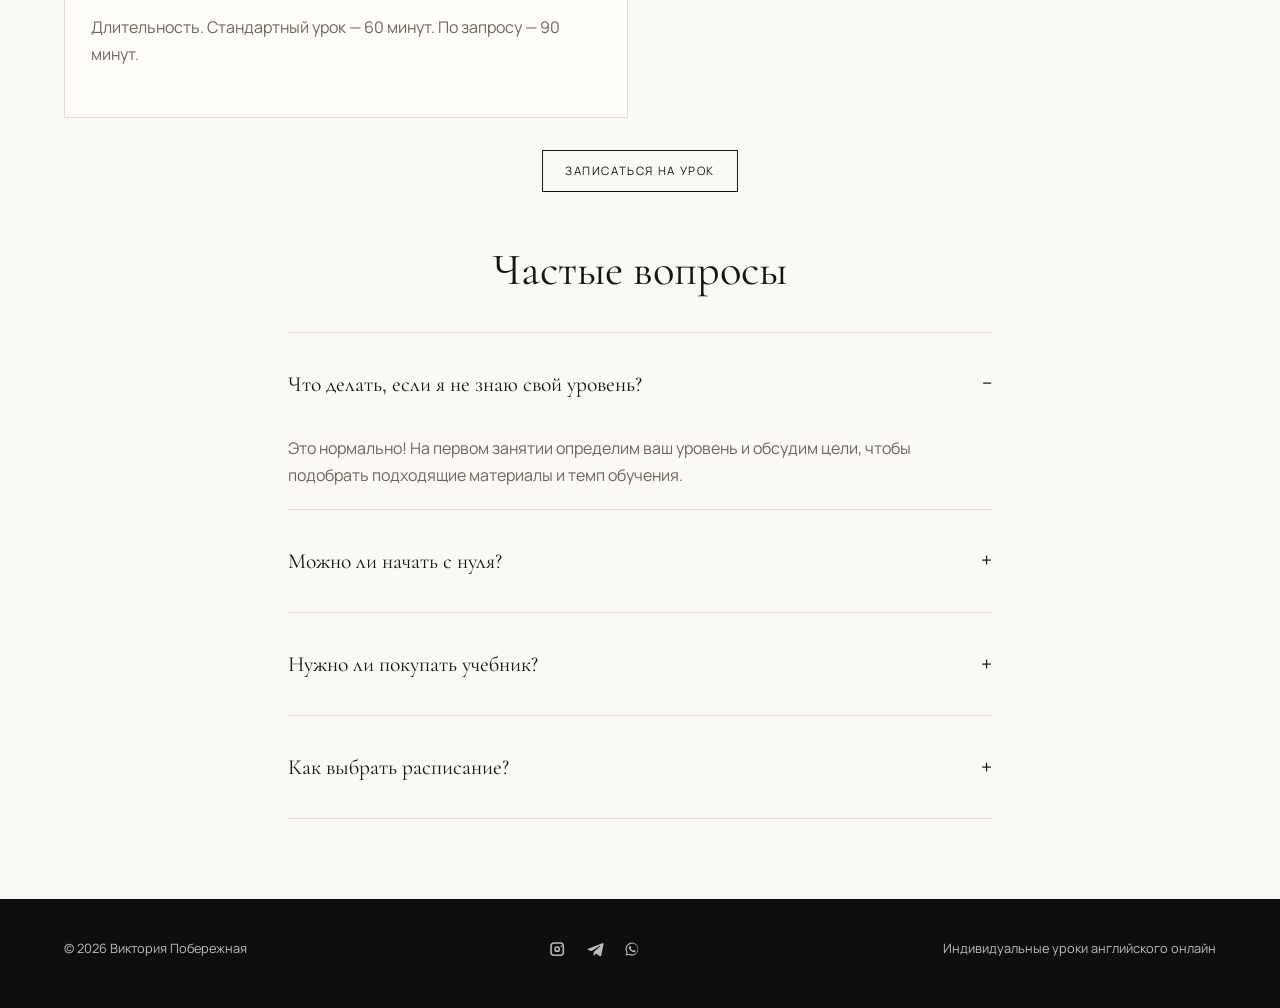
<file: services.html>
<!DOCTYPE html>
<html lang="ru">
  <head>
    <meta charset="UTF-8" />
    <meta name="viewport" content="width=device-width, initial-scale=1" />
    <title data-i18n="meta.lessons.title">Занятия | Виктория Побережная</title>
    <link rel="preconnect" href="https://fonts.googleapis.com" />
    <link rel="preconnect" href="https://fonts.gstatic.com" crossorigin />
    <link
      href="https://fonts.googleapis.com/css2?family=Cormorant+Garamond:ital,wght@0,400;0,500;0,600;1,400;1,500&family=Manrope:wght@300;400;500&display=swap"
      rel="stylesheet"
    />
    <link rel="stylesheet" href="css/styles.css" />
    <link rel="icon" href="favicon.png" type="image/png" />
    <link rel="apple-touch-icon" href="apple-touch-icon.png" />
  </head>
  <body>
    <script>
      try {
        if (sessionStorage.getItem("viktoria-intro")) {
          document.documentElement.classList.add("intro-seen");
        } else {
          sessionStorage.setItem("viktoria-intro", "1");
        }
      } catch (error) {
        /* storage can be unavailable */
      }
    </script>
    <div class="load-screen" aria-hidden="true">
      <p class="load-screen-name" data-i18n="logo">Виктория</p>
    </div>
    <header class="site-header">
      <div class="header-inner">
        <a class="logo" href="index.html" data-i18n="logo">Виктория</a>
        <div class="header-end">
          <nav class="site-nav" aria-label="Основное меню" data-i18n-aria="nav.label">
            <a href="index.html" data-i18n="nav.home">Главная</a>
            <a href="about.html" data-i18n="nav.about">Обо мне</a>
            <a href="services.html" aria-current="page" data-i18n="nav.lessons">Занятия</a>
            <a href="inquire.html" data-i18n="nav.book">Записаться</a>
          </nav>
          <div class="lang-switch" role="group" aria-label="Язык" data-i18n-aria="lang.label">
            <button type="button" data-set-lang="ru" data-i18n-aria="lang.ru" aria-label="Русский" aria-pressed="true">
              RU
            </button>
            <span aria-hidden="true">/</span>
            <button type="button" data-set-lang="en" data-i18n-aria="lang.en" aria-label="English" aria-pressed="false">
              EN
            </button>
          </div>
          <button class="nav-toggle" type="button" aria-expanded="false" aria-label="Открыть меню" data-i18n-aria="nav.open">
            <span></span>
          </button>
        </div>
      </div>
    </header>

    <main class="lessons-page">
      <section class="page-hero wrap">
        <h1 data-i18n="lessons.h1">Индивидуальные уроки английского онлайн</h1>
        <p data-i18n="lessons.intro">
          Я готовлю материалы для каждого ученика с учётом его уровня, целей и интересов. Подбираю темы и задания, с которыми вам или вашему ребёнку будет интересно и удобно работать.
        </p>
      </section>

      <section class="wrap lesson-formats">
        <h2 data-i18n="lessons.formats">Форматы занятий</h2>
        <div class="packages">
          <article class="card">
            <h3 data-i18n="lessons.opt1.title">General English · Английский для повседневной жизни</h3>
            <p data-i18n="lessons.opt1.body">
              Для взрослых, которые начинают с нуля, возвращаются к английскому после перерыва или хотят увереннее общаться. Практикуем английский для путешествий и повседневных ситуаций. Можем разобрать сцену из вашего любимого фильма или сериала и использовать новые выражения в разговоре.
            </p>
          </article>
          <article class="card">
            <h3 data-i18n="lessons.opt2.title">Business English · Английский для работы</h3>
            <p data-i18n="lessons.opt2.body">
              Подбираю лексику и задания под вашу сферу и рабочие задачи. Тренируем то, что вам нужно чаще всего: переписку, встречи, звонки и общение с коллегами или клиентами.
            </p>
          </article>
          <article class="card">
            <h3 data-i18n="lessons.opt3.title">Английский для детей и подростков</h3>
            <p data-i18n="lessons.opt3.body">
              Помогаю освоить базу, разобраться со школьными темами и увереннее говорить. Подбираю задания под возраст, уровень и интересы ученика — с играми, мультфильмами, фильмами и сериалами, чтобы использовать английский за пределами учебника.
            </p>
          </article>
          <article class="card">
            <h3 data-i18n="lessons.opt4.title">Подготовка к НМТ по английскому</h3>
            <p data-i18n="lessons.opt4.body">
              Знакомимся с форматом теста, решаем задания в формате НМТ и разбираем темы, которые вызывают трудности.
            </p>
          </article>
        </div>
      </section>

      <section class="wrap approach">
        <h2 data-i18n="lessons.how">Как проходят уроки</h2>
        <div class="approach-grid">
          <article class="card">
            <h3 data-i18n="lessons.approach.title">От объяснения к практике</h3>
            <p data-i18n="lessons.approach.body">
              Разбираем грамматику на понятных примерах, а затем используем её в диалоге, коротком задании или обсуждении.
            </p>
          </article>
          <article class="card">
            <h3 data-i18n="lessons.homework.title">Обратная связь по каждому домашнему заданию</h3>
            <p data-i18n="lessons.homework.body">
              Я проверяю работу и объясняю ошибки. Если что-то осталось непонятным, возвращаемся к этому на уроке, разбираем на другом примере и пробуем ещё раз.
            </p>
          </article>
          <article class="card">
            <h3 data-i18n="lessons.length.title">Платформа и длительность</h3>
            <p data-i18n="lessons.length.platform">
              Платформа. Занятия проходят онлайн в Zoom. Если вам удобнее другая платформа, подберём альтернативу.
            </p>
            <p data-i18n="lessons.length.duration">
              Длительность. Стандартный урок — 60 минут. По запросу — 90 минут.
            </p>
          </article>
        </div>
        <p class="approach-cta">
          <a class="btn btn-dark" href="inquire.html" data-i18n="cta.book">Записаться на урок</a>
        </p>
      </section>

      <section class="wrap faq">
        <h2 data-i18n="lessons.faq.title">Частые вопросы</h2>
        <div class="accordion">
          <article class="accordion-item is-open">
            <h3>
              <button type="button" aria-expanded="true">
                <span data-i18n="lessons.faq.q1">Что делать, если я не знаю свой уровень?</span><span>−</span>
              </button>
            </h3>
            <div class="accordion-panel" data-i18n="lessons.faq.a1">
              Это нормально! На первом занятии определим ваш уровень и обсудим цели, чтобы подобрать подходящие материалы и темп обучения.
            </div>
          </article>
          <article class="accordion-item">
            <h3>
              <button type="button" aria-expanded="false">
                <span data-i18n="lessons.faq.q2">Можно ли начать с нуля?</span><span>+</span>
              </button>
            </h3>
            <div class="accordion-panel" data-i18n="lessons.faq.a2">
              Конечно! Начнём с основ и будем постепенно двигаться вперёд в комфортном для вас темпе.
            </div>
          </article>
          <article class="accordion-item">
            <h3>
              <button type="button" aria-expanded="false">
                <span data-i18n="lessons.faq.q3">Нужно ли покупать учебник?</span><span>+</span>
              </button>
            </h3>
            <div class="accordion-panel" data-i18n="lessons.faq.a3">
              Покупать учебник не нужно. Я подбираю учебные материалы под ваш уровень и цели и отправляю всё необходимое в электронном виде, в том числе в PDF.
            </div>
          </article>
          <article class="accordion-item">
            <h3>
              <button type="button" aria-expanded="false">
                <span data-i18n="lessons.faq.q4">Как выбрать расписание?</span><span>+</span>
              </button>
            </h3>
            <div class="accordion-panel" data-i18n="lessons.faq.a4">
              Согласуем удобное время вместе. Можно заниматься по постоянному расписанию или договариваться о времени следующих уроков отдельно — под ваш запрос и с учётом свободных мест.
            </div>
          </article>
        </div>
      </section>
    </main>

    <footer class="site-footer">
      <div class="wrap">
        <p>© <span data-year></span> <span data-i18n="footer.name">Виктория Побережная</span></p>
        <nav class="socials" aria-label="Соцсети" data-i18n-aria="social.label">
          <a href="#" aria-label="Instagram" data-i18n-aria="social.instagram">
            <svg viewBox="0 0 24 24" aria-hidden="true">
              <path d="M8 3h8a5 5 0 0 1 5 5v8a5 5 0 0 1-5 5H8a5 5 0 0 1-5-5V8a5 5 0 0 1 5-5zm8 2H8a3 3 0 0 0-3 3v8a3 3 0 0 0 3 3h8a3 3 0 0 0 3-3V8a3 3 0 0 0-3-3zm-4 3.2A3.8 3.8 0 1 1 8.2 12 3.8 3.8 0 0 1 12 8.2zm0 2A1.8 1.8 0 1 0 13.8 12 1.8 1.8 0 0 0 12 10.2zM17.4 7.1a1 1 0 1 1-1 1 1 1 0 0 1 1-1z" />
            </svg>
          </a>
          <a href="https://t.me/viktoriia_english1" target="_blank" rel="noopener noreferrer" aria-label="Telegram" data-i18n-aria="social.telegram">
            <svg viewBox="0 0 24 24" aria-hidden="true">
              <path d="M21.2 4.4 2.9 11.5c-1.2.5-1.2 1.1-.2 1.4l4.7 1.5 10.8-6.8c.5-.3 1-.1.6.2l-8.7 7.9-.3 4.6c.5 0 .7-.2 1-.5l2.4-2.3 4.9 3.6c.9.5 1.5.2 1.7-.8l3.1-14.6c.3-1.3-.5-1.9-1.5-1.3z" />
            </svg>
          </a>
          <a href="#" aria-label="WhatsApp" data-i18n-aria="social.whatsapp">
            <svg viewBox="0 0 24 24" aria-hidden="true">
              <path d="M12.1 3.2A8.7 8.7 0 0 0 4.6 16.3L3.4 20.6l4.4-1.2a8.7 8.7 0 0 0 4.3 1.1 8.7 8.7 0 0 0 0-17.3zm0 15.8a7.2 7.2 0 0 1-3.7-1l-.3-.2-2.6.7.7-2.5-.2-.3a7.2 7.2 0 1 1 6.1 3.3zm4-5.4c-.2-.1-1.3-.6-1.5-.7s-.3-.1-.5.1-.5.7-.7.8-.2.2-.4.1a5.9 5.9 0 0 1-1.7-1.1 6.5 6.5 0 0 1-1.2-1.5c-.1-.2 0-.3.1-.4l.3-.4.1-.2a.4.4 0 0 0 0-.4c0-.1-.5-1.2-.7-1.6s-.3-.4-.5-.4h-.4a.8.8 0 0 0-.6.3 2.4 2.4 0 0 0-.8 1.8 4.2 4.2 0 0 0 .9 2.2 9.6 9.6 0 0 0 3.6 3.2 4 4 0 0 0 2.5.6 2.1 2.1 0 0 0 1.4-.8 1.7 1.7 0 0 0 .1-1c-.1-.1-.2-.1-.4-.2z" />
            </svg>
          </a>
        </nav>
        <p data-i18n="footer.tagline">Индивидуальные уроки английского онлайн</p>
      </div>
    </footer>
    <script src="js/i18n.js"></script>
    <script src="js/main.js"></script>
  </body>
</html>
</file>
<file: css/styles.css>
:root {
  --cream: #f7f3ee;
  --cream-2: #fbf9f6;
  --paper: #fffdf9;
  --ink: #161513;
  --muted: #6e665c;
  --line: #e6ddd2;
  --black: #0e0e0e;
  --white: #ffffff;
  --max: 72rem;
  --header: 4.25rem;
  --sans: "Manrope", system-ui, sans-serif;
  --serif: "Cormorant Garamond", "Times New Roman", serif;
}

*,
*::before,
*::after {
  box-sizing: border-box;
}

html {
  scroll-behavior: smooth;
}

body {
  margin: 0;
  color: var(--ink);
  background: var(--cream-2);
  font-family: var(--sans);
  font-weight: 400;
  line-height: 1.7;
}

img {
  max-width: 100%;
  display: block;
}

a {
  color: inherit;
}

.site-header {
  position: sticky;
  top: 0;
  z-index: 40;
  background: var(--black);
  color: var(--white);
}

.header-inner,
.wrap {
  width: min(var(--max), calc(100% - 2.5rem));
  margin-inline: auto;
}

.header-inner {
  min-height: var(--header);
  display: flex;
  align-items: center;
  justify-content: space-between;
  gap: 1.5rem;
}

.logo {
  flex-shrink: 0;
  font-family: var(--serif);
  font-size: 1.35rem;
  letter-spacing: 0.18em;
  text-decoration: none;
  text-transform: uppercase;
}

.header-end {
  display: flex;
  align-items: center;
  gap: 1.4rem;
}

.lang-switch {
  display: flex;
  align-items: center;
  gap: 0.2rem;
  flex-shrink: 0;
}

.lang-switch span {
  color: rgba(255, 255, 255, 0.4);
  font-size: 0.72rem;
}

.lang-switch button {
  border: 0;
  background: none;
  padding: 0.35rem 0.2rem;
  color: rgba(255, 255, 255, 0.55);
  font: inherit;
  font-size: 0.72rem;
  letter-spacing: 0.14em;
  cursor: pointer;
}

.lang-switch button[aria-pressed="true"],
.lang-switch button:hover {
  color: var(--white);
}

.lang-switch button:focus-visible,
.nav-toggle:focus-visible,
.site-nav a:focus-visible {
  outline: 1px solid rgba(255, 255, 255, 0.75);
  outline-offset: 3px;
}

.nav-toggle {
  display: none;
  width: 2.4rem;
  height: 2.4rem;
  border: 0;
  background: transparent;
  color: var(--white);
  cursor: pointer;
}

.nav-toggle span,
.nav-toggle span::before,
.nav-toggle span::after {
  display: block;
  width: 1.15rem;
  height: 1px;
  background: currentColor;
  position: relative;
}

.nav-toggle span::before,
.nav-toggle span::after {
  content: "";
  position: absolute;
  left: 0;
}

.nav-toggle span::before {
  top: -6px;
}

.nav-toggle span::after {
  top: 6px;
}

.site-nav {
  display: flex;
  gap: 1.25rem;
}

.site-nav a {
  color: var(--white);
  text-decoration: none;
  font-size: 0.72rem;
  letter-spacing: 0.12em;
  text-transform: uppercase;
  white-space: nowrap;
}

.site-nav a:hover,
.site-nav a[aria-current="page"] {
  opacity: 0.7;
}

.hero {
  position: relative;
  min-height: calc(100vh - var(--header));
  display: grid;
  place-items: center;
  color: var(--white);
  overflow: hidden;
  background: var(--black);
}

.hero img {
  position: absolute;
  inset: 0;
  width: 100%;
  height: 100%;
  object-fit: cover;
  object-position: center 30%;
  filter: brightness(0.55);
}

.hero-copy {
  position: relative;
  z-index: 1;
  text-align: center;
  padding: 5rem 1.5rem;
}

.hero-copy .script {
  margin: 0 0 0.6rem;
  font-family: var(--serif);
  font-style: italic;
  font-size: clamp(2.2rem, 5vw, 3.8rem);
  font-weight: 500;
  letter-spacing: 0.03em;
  line-height: 1.15;
}

.hero-copy h1 {
  margin: 0;
  font-family: var(--serif);
  font-size: clamp(2.6rem, 6vw, 5rem);
  font-weight: 400;
  line-height: 1.05;
}

.kicker {
  margin: 1rem auto 0;
  max-width: 40rem;
  font-size: 0.72rem;
  letter-spacing: 0.16em;
  text-transform: uppercase;
  line-height: 1.6;
}

.btn {
  display: inline-flex;
  align-items: center;
  justify-content: center;
  margin-top: 1.6rem;
  padding: 0.75rem 1.4rem;
  border: 1px solid currentColor;
  background: transparent;
  color: inherit;
  text-decoration: none;
  font-size: 0.72rem;
  letter-spacing: 0.14em;
  line-height: 1.4;
  text-align: center;
  text-transform: uppercase;
}

.btn-light {
  background: var(--white);
  color: var(--black);
  border-color: var(--white);
}

.btn-light:hover {
  background: transparent;
  color: var(--white);
}

.btn-dark:hover {
  background: var(--ink);
  color: var(--cream);
}

.press {
  padding: 2.4rem 0;
  background: var(--paper);
  border-bottom: 1px solid var(--line);
  text-align: center;
}

.credentials {
  margin: 0 auto;
  max-width: 40rem;
  font-family: var(--serif);
  font-size: clamp(1.25rem, 2.4vw, 1.65rem);
  letter-spacing: 0.02em;
  line-height: 1.45;
  color: var(--ink);
}

.intro {
  display: grid;
  grid-template-columns: 1fr 1.1fr 1fr;
  gap: 2rem;
  align-items: center;
  padding: 5rem 0;
}

.intro img {
  width: 100%;
  height: 22rem;
  object-fit: cover;
}

.obj-notes {
  object-position: 32% 40%;
}

.obj-note {
  object-position: center 42%;
}

.obj-work {
  object-position: 30% 42%;
}

.obj-profile {
  object-position: center center;
}

.obj-words {
  object-position: center 24%;
}

.obj-call {
  object-position: 36% 40%;
}

.obj-meet {
  object-position: center 18%;
}

.obj-bw {
  object-position: 42% 36%;
}

.obj-keys {
  object-position: center 48%;
}

.intro-copy {
  text-align: center;
  padding: 0 0.5rem;
}

.intro-copy h2,
.serif-title {
  margin: 0 0 1rem;
  font-family: var(--serif);
  font-size: clamp(1.8rem, 3vw, 2.6rem);
  font-weight: 400;
  line-height: 1.2;
  letter-spacing: 0.04em;
}

.intro-copy p,
.body-copy {
  margin: 0 auto;
  max-width: 28rem;
  color: var(--muted);
}

.body-copy + .body-copy {
  margin-top: 1.05rem;
}

.split {
  display: grid;
  grid-template-columns: 1.15fr 1fr;
  min-height: 28rem;
}

.split img {
  width: 100%;
  height: 100%;
  min-height: 24rem;
  object-fit: cover;
}

.split-copy {
  display: grid;
  place-items: center;
  padding: 4rem 3rem;
  background: var(--black);
  color: var(--white);
  text-align: center;
}

.split-copy h2 {
  margin: 0 0 1rem;
  font-family: var(--serif);
  font-size: clamp(1.8rem, 3vw, 2.8rem);
  font-weight: 400;
}

.split-copy p {
  margin: 0 auto 0.4rem;
  max-width: 28rem;
  color: rgba(255, 255, 255, 0.78);
}

.manifesto {
  display: grid;
  grid-template-columns: 0.9fr 1.2fr;
  gap: 3.5rem;
  align-items: center;
  padding: 5.5rem 0;
}

.photo-stack {
  display: grid;
  gap: 1rem;
  grid-template-columns: 1fr 1fr;
}

.photo-stack img:first-child {
  grid-row: 1 / 3;
  height: 28rem;
  object-fit: cover;
}

.photo-stack img:last-child {
  height: 18rem;
  margin-top: 4rem;
  object-fit: cover;
}

.manifesto-copy h2 {
  margin: 0 0 1rem;
  font-family: var(--serif);
  font-size: clamp(1.7rem, 3vw, 2.4rem);
  font-weight: 400;
  letter-spacing: 0.06em;
  text-transform: uppercase;
  line-height: 1.25;
}

.manifesto-copy p {
  color: var(--muted);
  max-width: 28rem;
}

.link-stack {
  display: grid;
  gap: 0.85rem;
  margin-top: 1.8rem;
}

.link-stack a {
  width: max-content;
  padding-bottom: 0.35rem;
  border-bottom: 1px solid var(--ink);
  text-decoration: none;
  font-size: 0.72rem;
  letter-spacing: 0.16em;
  text-transform: uppercase;
}

.reviews {
  display: grid;
  grid-template-columns: 1.1fr 0.9fr;
  gap: 3rem;
  align-items: center;
  padding: 4.5rem 0 5.5rem;
  border-top: 1px solid var(--line);
}

.reviews h2.label {
  margin: 0 0 1.4rem;
  font-family: var(--sans);
  font-size: 0.72rem;
  font-weight: 400;
  letter-spacing: 0.24em;
  text-transform: uppercase;
  line-height: 1.4;
}

.reviews blockquote {
  display: grid;
  grid-template-columns: auto 1fr;
  gap: 0 1.15rem;
  align-items: start;
  margin: 0;
}

.review-avatar {
  width: 4.25rem;
  height: 4.25rem;
  margin-top: 0.15rem;
  border-radius: 50%;
  object-fit: cover;
  object-position: center 18%;
}

.reviews blockquote + blockquote {
  margin-top: 2rem;
}

.reviews blockquote p {
  margin: 0;
  max-width: 34rem;
  font-family: var(--serif);
  font-size: clamp(1.25rem, 2vw, 1.6rem);
  line-height: 1.45;
  color: var(--ink);
}

.reviews cite {
  display: block;
  margin-top: 1.4rem;
  font-style: normal;
  font-size: 0.72rem;
  letter-spacing: 0.18em;
  text-transform: uppercase;
}

.reviews > img {
  width: 100%;
  height: 22rem;
  object-fit: cover;
}

.solutions {
  padding: 5rem 0 4rem;
  text-align: center;
  background: var(--paper);
}

.solutions h2,
.page-hero h1,
.section-title {
  margin: 0 0 2rem;
  font-family: var(--serif);
  font-size: clamp(2rem, 4vw, 3rem);
  font-weight: 400;
}

.accordion {
  width: min(44rem, 100%);
  margin: 0 auto;
  text-align: left;
  border-top: 1px solid var(--line);
}

.accordion-item + .accordion-item {
  border-top: 1px solid var(--line);
}

.accordion button {
  width: 100%;
  display: flex;
  justify-content: space-between;
  align-items: center;
  gap: 1rem;
  padding: 1.15rem 0;
  border: 0;
  background: transparent;
  color: var(--ink);
  font-family: var(--serif);
  font-size: 1.35rem;
  line-height: 1.3;
  text-align: left;
  cursor: pointer;
}

.accordion button span:first-child {
  flex: 1;
  min-width: 0;
}

.accordion button span:last-child {
  flex-shrink: 0;
  font-family: var(--sans);
  font-size: 1.2rem;
}

.accordion-panel {
  display: none;
  padding: 0 0 1.2rem;
  color: var(--muted);
}

.accordion-item.is-open .accordion-panel {
  display: block;
}

.stats {
  display: grid;
  grid-template-columns: repeat(4, 1fr);
  gap: 1.5rem;
  padding: 1rem 0 5rem;
  text-align: center;
  background: var(--paper);
}

.stats strong {
  display: block;
  font-family: var(--sans);
  font-size: clamp(1.8rem, 3.2vw, 2.6rem);
  font-weight: 500;
  letter-spacing: 0.02em;
}

.stats span {
  display: block;
  max-width: 14rem;
  margin: 0.35rem auto 0;
  color: var(--muted);
  font-size: 0.85rem;
  line-height: 1.4;
}

.stats strong {
  line-height: 1.1;
}

.meet {
  display: grid;
  grid-template-columns: 1.15fr 0.85fr;
  gap: 3.5rem;
  align-items: center;
  padding: 5.5rem 0;
}

.meet img {
  width: 100%;
  height: 28rem;
  object-fit: cover;
}

.meet h2 {
  margin: 0 0 1rem;
  font-family: var(--serif);
  font-size: clamp(1.7rem, 3vw, 2.2rem);
  font-weight: 400;
  letter-spacing: 0.06em;
  text-transform: uppercase;
  text-align: center;
  line-height: 1.25;
}

.meet p {
  color: var(--muted);
}

.signature {
  margin: 1.4rem 0 0;
  font-family: var(--serif);
  font-style: italic;
  font-size: clamp(1.45rem, 2.4vw, 1.9rem);
  font-weight: 500;
  line-height: 1.35;
  color: var(--ink);
}

.meet .signature {
  color: var(--ink);
}

.gameplan {
  display: grid;
  grid-template-columns: 0.9fr 1.1fr;
  background: var(--black);
  color: var(--white);
}

.gameplan img {
  width: 100%;
  height: 100%;
  min-height: 18rem;
  object-fit: cover;
  filter: brightness(0.72);
}

.gameplan-copy {
  padding: 4rem 3rem;
}

.gameplan-copy p {
  margin: 0 0 0.6rem;
  font-size: 0.72rem;
  letter-spacing: 0.22em;
  text-transform: uppercase;
  color: rgba(255, 255, 255, 0.7);
}

.gameplan-copy h2 {
  margin: 0;
  font-family: var(--serif);
  font-size: clamp(1.8rem, 3vw, 2.6rem);
  font-weight: 400;
}

.site-footer {
  padding: 1.6rem 0 2.2rem;
  background: var(--black);
  color: rgba(255, 255, 255, 0.72);
  font-size: 0.8rem;
}

.site-footer .wrap {
  display: flex;
  align-items: center;
  justify-content: space-between;
  gap: 1rem;
}

.socials {
  display: flex;
  align-items: center;
  gap: 0.35rem;
}

.socials a {
  display: grid;
  place-items: center;
  width: 2rem;
  height: 2rem;
  color: inherit;
}

.socials a:hover {
  color: var(--white);
}

.socials svg {
  width: 1.15rem;
  height: 1.15rem;
  display: block;
  fill: currentColor;
}

.social-note {
  position: fixed;
  z-index: 50;
  transform: translate(-50%, calc(-100% - 0.55rem));
  margin: 0;
  padding: 0.45rem 0.7rem;
  border: 1px solid var(--line);
  background: var(--paper);
  color: var(--ink);
  font-size: 0.78rem;
  letter-spacing: 0.02em;
  line-height: 1.4;
  white-space: nowrap;
}

.social-note[hidden] {
  display: none;
}

.lessons-page {
  position: relative;
  isolation: isolate;
}

.lessons-page::before {
  content: "";
  position: fixed;
  inset: 0;
  background: url("../images/at-laptop.jpg") center 32% / cover no-repeat;
  opacity: 0.18;
  pointer-events: none;
  z-index: -1;
}

.page-hero {
  padding: 5.5rem 0 3rem;
  text-align: center;
}

.page-hero p {
  margin: 0.6rem auto 0;
  max-width: 40rem;
  color: var(--muted);
}

.page-hero .kicker {
  margin-bottom: 0.85rem;
}

.packages,
.about-grid {
  display: grid;
  gap: 1.5rem;
  padding-bottom: 5rem;
}

.packages {
  grid-template-columns: repeat(3, 1fr);
}

.card {
  padding: 2rem 1.6rem;
  background: var(--paper);
  border: 1px solid var(--line);
}

.card h2,
.card h3 {
  margin: 0 0 0.8rem;
  font-family: var(--serif);
  font-size: clamp(1.35rem, 2vw, 1.7rem);
  font-weight: 400;
  line-height: 1.25;
}

.lesson-formats,
.approach {
  padding-bottom: 1.5rem;
}

.lesson-formats h2,
.approach h2,
.faq h2 {
  margin: 0 0 1.5rem;
  text-align: center;
  font-family: var(--serif);
  font-size: clamp(2rem, 4vw, 2.8rem);
  font-weight: 400;
}

.lesson-formats .packages {
  grid-template-columns: 1fr 1fr;
  padding-bottom: 1rem;
}

.approach {
  padding-bottom: 2.5rem;
}

.faq {
  padding-bottom: 5rem;
}

.faq .accordion {
  border-bottom: 1px solid var(--line);
}

.card p + p {
  margin-top: 0.85rem;
}

.approach-grid {
  display: grid;
  grid-template-columns: 1fr 1fr;
  gap: 1.5rem;
}

.approach-cta {
  margin: 0.4rem 0 0;
  text-align: center;
}

.card p,
.card li {
  color: var(--muted);
}

.card ul {
  padding-left: 1.1rem;
}

.about-grid {
  grid-template-columns: 0.9fr 1.1fr;
  align-items: start;
  padding-bottom: 5rem;
}

.about-grid img {
  width: 100%;
  height: auto;
  aspect-ratio: 2 / 3;
  object-fit: cover;
}

.inquire-layout {
  display: grid;
  grid-template-columns: 0.9fr 1.1fr;
  gap: 3rem;
  padding-bottom: 5rem;
}

form {
  position: relative;
  display: grid;
  gap: 1.15rem;
}

form[hidden] {
  display: none;
}

.field {
  display: grid;
  gap: 0.45rem;
}

.field[hidden] {
  display: none;
}

label {
  font-size: 0.72rem;
  letter-spacing: 0.1em;
  line-height: 1.45;
  text-transform: uppercase;
}

.field-hint {
  margin: 0;
  color: var(--muted);
  font-size: 0.88rem;
  letter-spacing: 0;
  line-height: 1.45;
  text-transform: none;
}

input,
textarea,
select {
  width: 100%;
  padding: 0.85rem 0.9rem;
  border: 1px solid var(--line);
  background: var(--paper);
  color: var(--ink);
  font: inherit;
}

textarea {
  min-height: 9rem;
  resize: vertical;
}

.form-success {
  display: none;
  padding: 1rem 0;
  font-family: var(--serif);
  font-size: 1.4rem;
}

.form-success.is-visible {
  display: grid;
  gap: 0.85rem;
}

.form-success span,
.form-error span {
  display: block;
}

.form-error {
  display: grid;
  gap: 0.45rem;
  margin: 1rem 0 0;
  color: #8a3b32;
  font-size: 0.92rem;
  line-height: 1.45;
}

.form-error[hidden] {
  display: none;
}

.btn:disabled {
  opacity: 0.55;
  cursor: progress;
}

.hp-field {
  position: absolute;
  left: -10000px;
  width: 1px;
  height: 1px;
  overflow: hidden;
}

@media (max-width: 900px) {
  .logo {
    font-size: 1.15rem;
    letter-spacing: 0.12em;
  }

  .header-end {
    gap: 0.75rem;
  }

  .nav-toggle {
    display: grid;
    place-items: center;
  }

  .site-nav {
    display: none;
    position: absolute;
    inset: var(--header) 0 auto;
    flex-direction: column;
    gap: 1rem;
    padding: 1.2rem 1.25rem 1.5rem;
    background: var(--black);
  }

  .site-header.is-open .site-nav {
    display: flex;
  }

  .intro,
  .split,
  .manifesto,
  .reviews,
  .meet,
  .gameplan,
  .about-grid,
  .packages,
  .lesson-formats .packages,
  .approach-grid,
  .inquire-layout {
    grid-template-columns: 1fr;
  }

  .stats {
    grid-template-columns: 1fr 1fr;
    gap: 2rem 1rem;
  }

  .photo-stack img:first-child,
  .photo-stack img:last-child,
  .meet img {
    height: 18rem;
    margin-top: 0;
  }

  .about-grid img {
    height: auto;
  }

  .split-copy,
  .gameplan-copy,
  .header-inner,
  .wrap {
    width: min(var(--max), calc(100% - 1.6rem));
  }

  .split-copy,
  .gameplan-copy {
    padding: 3rem 1.4rem;
  }

  .site-footer .wrap {
    flex-direction: column;
  }
}

.load-screen {
  position: fixed;
  inset: 0;
  z-index: 90;
  display: grid;
  place-items: center;
  background: var(--black);
  color: var(--cream);
  animation: load-lift 0.7s cubic-bezier(0.76, 0, 0.24, 1) 1.05s forwards;
}

.load-screen-name {
  margin: 0;
  padding-inline: 1.25rem;
  font-family: var(--serif);
  font-size: clamp(2.15rem, 6.5vw, 3.6rem);
  font-weight: 500;
  letter-spacing: 0.18em;
  line-height: 1;
  text-indent: 0.18em;
  text-transform: uppercase;
  animation: load-name 0.7s ease both;
}

.load-screen-name::after {
  content: "";
  display: block;
  width: 2.25rem;
  height: 1px;
  margin: 1.05rem auto 0;
  background: var(--cream);
  transform: scaleX(0);
  transform-origin: center;
  animation: load-rule 0.45s ease 0.4s forwards;
}

html.intro-seen .load-screen {
  display: none;
  animation: none;
}

html:has(.load-screen):not(.intro-seen) {
  overflow: hidden;
}

@keyframes load-name {
  from {
    opacity: 0;
    transform: translateY(0.4rem);
  }
  to {
    opacity: 1;
    transform: none;
  }
}

@keyframes load-rule {
  to {
    transform: scaleX(1);
  }
}

@keyframes load-lift {
  to {
    transform: translateY(-100%);
  }
}

@media (prefers-reduced-motion: reduce) {
  .load-screen {
    display: none;
  }

  html:has(.load-screen) {
    overflow: auto;
  }
}
</file>
